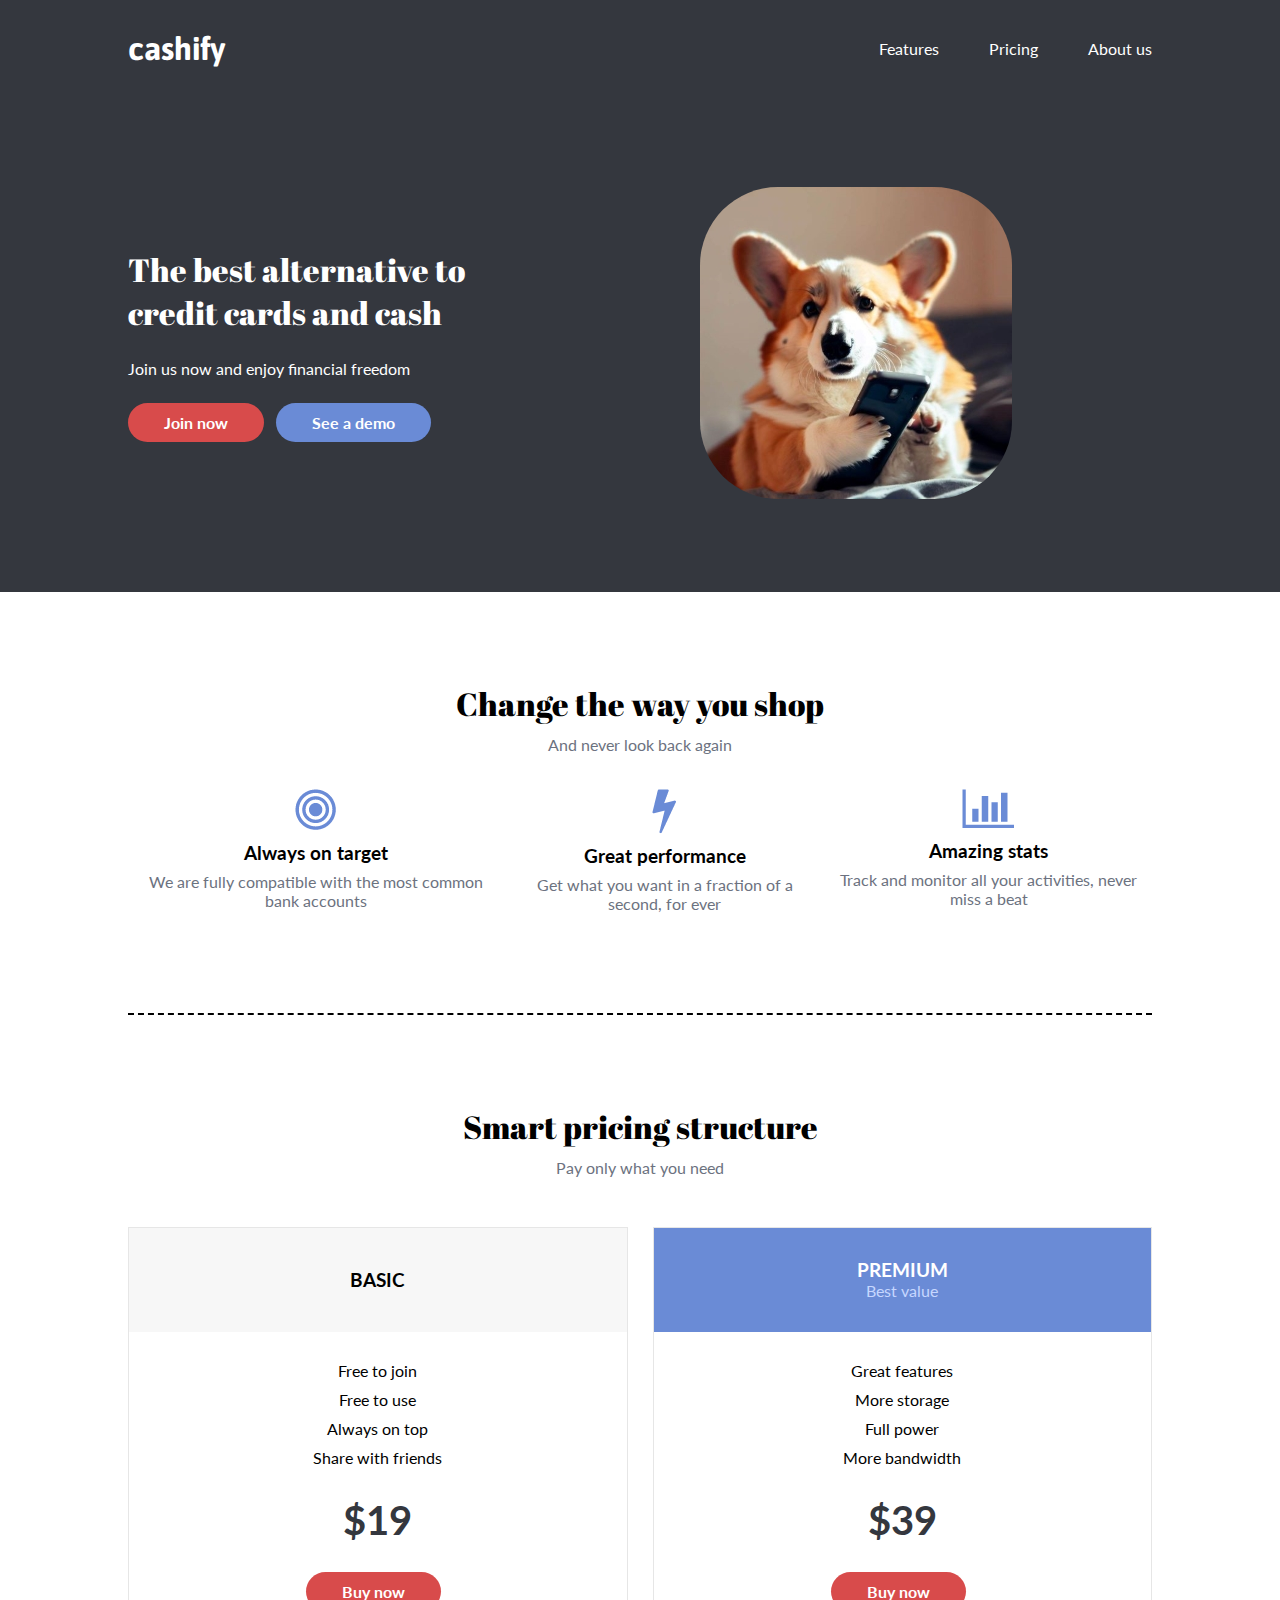
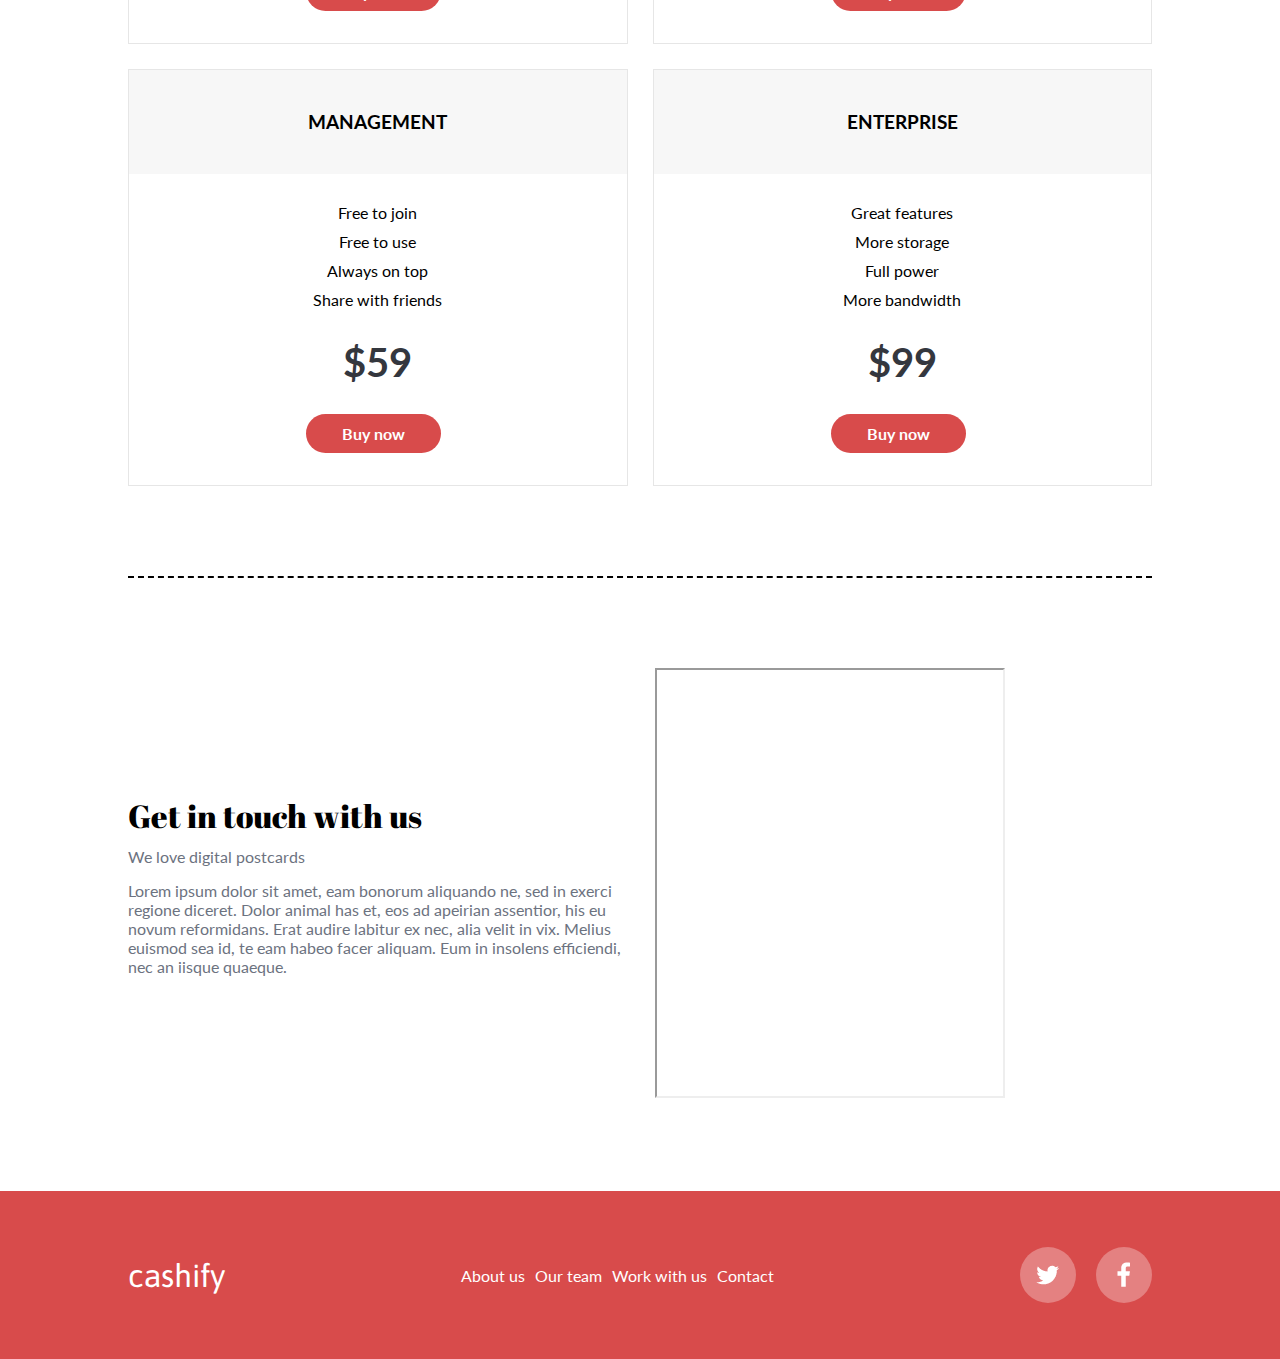
<file: index.html>
<!DOCTYPE html>
<html lang="en">

<head>
  <meta charset="UTF-8" />
  <meta http-equiv="X-UA-Compatible" content="IE=edge" />
  <meta name="viewport" content="width=device-width, initial-scale=1.0" />
  <meta name="robots" content="index, follow" />

  <!-- Open Graph tags  -->
  <meta property="og:title" content="cashify" />
  <meta property="og:description" content="Simple website" />
  <meta property="og:image"
    content="https://martrzeciak.github.io/Optymalizacja-stron-internetowych/img/pageImage.png" />
  <meta property="og:url" content="https://martrzeciak.github.io/Optymalizacja-stron-internetowych/" />
  <meta property="og:type" content="website" />

  <title>cashify</title>
  <link rel="stylesheet" href="style.css" />

  <!-- Google tag (gtag.js) -->
  <script async src="https://www.googletagmanager.com/gtag/js?id=G-HQKTL883D3"></script>
  <script>
    window.dataLayer = window.dataLayer || [];
    function gtag() { dataLayer.push(arguments); }
    gtag('js', new Date());
    gtag('config', 'G-HQKTL883D3');
  </script>

  <!-- Structured data -->
  <script type="application/ld+json">
    {
      "@context": "http://schema.org",
      "@type": "LocalBusiness",
      "name": "cashify",
      "image": "https://martrzeciak.github.io/Optymalizacja-stron-internetowych/img/pageImage.png",
      "address": {
        "@type": "PostalAddress",
        "streetAddress": "123 Main St",
        "addressLocality": "City",
        "addressRegion": "State",
        "postalCode": "12345",
        "addressCountry": "Country"
      },
      "description": "Simple website",
      "telephone": "+1234567890",
      "contactPoint": {
        "@type": "ContactPoint",
        "telephone": "+1234567890",
        "contactType": "customer support"
      }
    }
    </script>
  </script>
</head>

<body>
  <!-- === HEADER === -->
  <header class="header">
    <div class="header__container container row">
      <a href="#">
        <h1>cashify</h1>
      </a>
      <nav class="nav">
        <ul class="nav__list">
          <li class="nav__item">
            <a class="nav__link" href="#">Features</a>
          </li>
          <li class="nav__item"><a class="nav__link" href="#">Pricing</a></li>
          <li class="nav__item">
            <a class="nav__link" href="#">About us</a>
          </li>
        </ul>
      </nav>
    </div>
  </header>

  <!-- === HERO === -->
  <section class="hero">
    <div class="hero__container container">
      <div class="hero__text">
        <h2 class="hero__heading">
          The best alternative to <br />credit cards and cash
        </h2>
        <p class="hero__parag">Join us now and enjoy financial freedom</p>
        <a class="hero__btn btn btn--primary btn--large" href="#">Join now</a>
        <a class="hero__btn btn btn--secondary btn--large" href="#">See a demo</a>
      </div>
      <div class="hero__img" style="padding-left: 60px;">
        <img src="./img/corgi.jpg" alt="iphone" style="border-radius: 25%;" />
      </div>
    </div>
  </section>

  <main>
    <!-- === FEATURES === -->
    <section class="features">
      <div class="container">
        <h2>Change the way you shop</h2>
        <p class="features__parag">And never look back again</p>
        <div class="features__cards-wrapper">
          <div class="features__card">
            <img src="./img/bullseye-icon.png" alt="bullseye" />
            <h3 class="features__cardHeading">Always on target</h3>
            <p>We are fully compatible with the most common bank accounts</p>
          </div>
          <div class="features__card">
            <img src="./img/bolt-icon.png" alt="bolt" />
            <h3 class="features__cardHeading">Great performance</h3>
            <p>Get what you want in a fraction of a second, for ever</p>
          </div>
          <div class="features__card">
            <img src="./img/chart-column-icon.png" alt="chart column" />
            <h3 class="features__cardHeading">Amazing stats</h3>
            <p>Track and monitor all your activities, never miss a beat</p>
          </div>
        </div>
      </div>
    </section>

    <!-- === DIVIDER === -->
    <div class="container">
      <div class="divider"></div>
    </div>

    <!-- === PRICING === -->
    <section class="pricing">
      <div class="container">
        <h2>Smart pricing structure</h2>
        <p class="pricing__parag">Pay only what you need</p>

        <!-- === PRICING CARDS WRAPPER === -->
        <div class="pricing__cards-wrapper">
          <!-- PRICING CARD -->
          <div class="pricing__card">
            <div class="pricing__cardHeading">
              <h3>BASIC</h3>
            </div>
            <div class="pricing__cardContent">
              <ul class="pricing__cardList">
                <li>Free to join</li>
                <li>Free to use</li>
                <li>Always on top</li>
                <li>Share with friends</li>
              </ul>
              <p class="pricing__cardPrice">$19</p>
              <a class="btn btn--primary btn--small" href="#">Buy now</a>
            </div>
          </div>

          <!-- === PRICING CARD === -->
          <div class="pricing__card">
            <div class="pricing__cardHeading pricing__cardHeading--ultimate">
              <h3>PREMIUM</h3>
              <p class="pricing__cardHeadingParag">Best value</p>
            </div>
            <div class="pricing__cardContent">
              <ul class="pricing__cardList">
                <li>Great features</li>
                <li>More storage</li>
                <li>Full power</li>
                <li>More bandwidth</li>
              </ul>
              <p class="pricing__cardPrice">$39</p>
              <a class="btn btn--primary btn--small" href="#">Buy now</a>
            </div>
          </div>

          <!-- === PRICING CARD === -->
          <div class="pricing__card">
            <div class="pricing__cardHeading">
              <h3>MANAGEMENT</h3>
            </div>
            <div class="pricing__cardContent">
              <ul class="pricing__cardList">
                <li>Free to join</li>
                <li>Free to use</li>
                <li>Always on top</li>
                <li>Share with friends</li>
              </ul>
              <p class="pricing__cardPrice">$59</p>
              <a class="btn btn--primary btn--small" href="#">Buy now</a>
            </div>
          </div>

          <!-- === PRICING CARD === -->
          <div class="pricing__card">
            <div class="pricing__cardHeading">
              <h3>ENTERPRISE</h3>
            </div>
            <div class="pricing__cardContent">
              <div class="pricing__cardText">
                <ul class="pricing__cardList">
                  <li>Great features</li>
                  <li>More storage</li>
                  <li>Full power</li>
                  <li>More bandwidth</li>
                </ul>
                <p class="pricing__cardPrice">$99</p>
              </div>
              <a class="btn btn--primary btn--small" href="#">Buy now</a>
            </div>
          </div>
        </div>
      </div>
    </section>
  </main>
  <!-- === DIVIDER === -->
  <div class="container">
    <div class="divider"></div>
  </div>

  <!-- === Contact === -->
  <section class="contact">
    <div class="contact__container container row">
      <div class="contact__col1">
        <h2>Get in touch with us</h2>
        <p class="contact__parag">We love digital postcards</p>
        <p class="contact__text">
          Lorem ipsum dolor sit amet, eam bonorum aliquando ne, sed in exerci
          regione diceret. Dolor animal has et, eos ad apeirian assentior, his
          eu novum reformidans. Erat audire labitur ex nec, alia velit in vix.
          Melius euismod sea id, te eam habeo facer aliquam. Eum in insolens
          efficiendi, nec an iisque quaeque.
        </p>
      </div>
      <div class="contact__col2">

        <!-- Dialog flow -->
        <iframe allow="microphone;" width="350" height="430"
          src="https://console.dialogflow.com/api-client/demo/embedded/bcd6e715-29c0-4491-83dd-992a1066163b">
        </iframe>
        </form>
      </div>
    </div>
  </section>

  <!-- === Footer === -->
  <footer class="footer">
    <div class="footer__container container row">
      <div class="footer__col1">
        <a href="#">
          <h2 class="footer__logo">cashify</h2>
        </a>
      </div>
      <div class="footer__col2">
        <menu class="footer__list">
          <li class="footer__item">
            <a href="#">About us</a>
          </li>
          <li class="footer__item">
            <a href="#">Our team</a>
          </li>
          <li class="footer__item">
            <a href="#">Work with us</a>
          </li>
          <li class="footer__item">
            <a href="#">Contact</a>
          </li>
        </menu>
      </div>
      <div class="footer__col3">
        <a class="footer__icon" href="#">
          <img src="./img/twitter-icon.png" alt="twitter" />
        </a>
        <a class="footer__icon" href="#">
          <img src="./img/facebook-icon.png" alt="facebook" />
        </a>
      </div>
    </div>
  </footer>
</body>

</html>
</file>
<file: style.css>
/* === GENERAL === */

@import url("https://fonts.googleapis.com/css2?family=Abril+Fatface&family=Asap:wght@700&family=Lato:wght@400;700&display=swap");

*,
*::before,
*::after {
  box-sizing: border-box;
  padding: 0;
  margin: 0;
}

:root {
  /* COLORS */
  --primary-color: #d84b4b;
  --secondary-color: #6a8bd6;
  --thrid-color: #34373e;
  --text-color: #6c7280;
  --white-color: #ffffff;

  /* BREAKPOINTS */
  --xs-breakpoint: 0;
  --sm-breakpoint: 576px;
  --md-breakpoint: 768px;
  --lg-breakpoint: 992px;
  --xl-breakpoint: 1200px;
  --xxl-breapoint: 1400px;
  font-size: 10px;
}

body {
  font-size: 1.8rem;
  font-family: "Lato", sans-serif;
}

h1 {
  color: var(--white-color);
  font-family: "Asap", sans-serif;
}

h2 {
  font-size: 4rem;
  font-family: "Abril Fatface", cursive;
  font-weight: 400;
}

h3 {
  font-weight: 700;
}

p {
  color: var(--text-color);
}

a {
  text-decoration: none;
  color: var(--white-color);
}

img {
  max-width: 100%;
}

ul {
  list-style-type: none;
}

.container {
  max-width: 1600px;
  width: 80%;
  margin: 0 auto;
}

.row {
  display: flex;
}

/* === DIVIDER === */

.divider {
  border-bottom: 2px dashed black;
}

/* === BTN === */

.btn {
  display: inline-block;
  border-radius: 32px;
  font-weight: 700;
}

.btn--small {
  padding: 10px 30px;
}

.btn--large {
  padding: 17px 43px;
}

.btn--primary {
  background-color: var(--primary-color);
}

.btn--secondary {
  background-color: var(--secondary-color);
}

/* === HEADER === */

.header {
  padding: 30px 0;
  background-color: var(--thrid-color);
}

.header__container {
  justify-content: space-between;
  align-items: center;
}

.nav__list {
  display: flex;
  align-items: center;
  column-gap: 50px;
}

/* === HERO === */

.hero {
  padding: 90px 0;
  background: linear-gradient(
        to bottom right,
        var(--thrid-color) 50%,
        transparent 50.5%
      )
      no-repeat bottom,
    linear-gradient(0deg, var(--thrid-color), var(--thrid-color)) no-repeat top;
  color: white;
  background-size: 100% 18em, 100% calc(100% - 18em);
}

.hero__container {
  display: grid;
  grid-template-columns: 0.9fr 1fr;
}

.hero__text {
  color: var(--white-color);
}

.hero__heading {
  font-size: 5rem;
}

.hero__parag {
  margin: 25px 0;
  color: var(--white-color);
}

.hero__btn {
  margin-right: 25px;
}

/* === FEATURES === */

.features {
  text-align: center;
  padding-bottom: 90px;
}

.features__parag {
  margin: 10px 50px;
}

.features__cards-wrapper {
  display: flex;
  justify-content: center;
  column-gap: 200px;
}

.features__card {
  padding: 50px;
}

.features__cardHeading {
  margin: 8px 0;
}

/* === PRICING === */

.pricing {
  padding: 90px 0;
  text-align: center;
}

.pricing__parag {
  margin: 10px 50px;
}

.pricing__cards-wrapper {
  display: grid;
  grid-template-columns: 1fr 1fr 1fr 1fr;
  justify-content: center;
  margin-top: 50px;
  column-gap: 50px;
}

.pricing__card {
  border: 1px solid #e6e6e6;
}

.pricing__cardHeading {
  height: 25%;
  background-color: #f7f7f7;
  padding: 35px 0;
  display: flex;
  align-items: center;
  justify-content: center;
  flex-direction: column;
}

.pricing__cardHeading--ultimate {
  background-color: #6a8bd6;
  color: #ffffff;
}

.pricing__card--ultimate {
  box-shadow: rgba(100, 100, 111, 0.2) 0px 7px 29px 0px;
}

.pricing__cardHeadingParag {
  color: #c6d7ff;
}

.pricing__cardContent {
  margin: 25px 0;
}

.pricing__cardList {
  margin: 29px 0;
  display: flex;
  flex-direction: column;
  row-gap: 10px;
}

.pricing__cardPrice {
  font-size: 4rem;
  font-weight: 700;
  color: var(--thrid-color);
  margin: 28px 0;
}

/* === CONTACT === */

.contact {
  padding: 90px 0;
}

.contact__container {
  justify-content: space-between;
}

.contact__col1,
.contact__col2 {
  flex: 1;
}

.contact__col1 {
  display: flex;
  flex-direction: column;
  justify-content: center;
  padding: 0 13em;
}

.contact__parag {
  margin-top: 10px;
  margin-bottom: 40px;
}

.contact__form {
  height: 100%;
  display: flex;
  flex-direction: column;
  padding: 40px;
  background-color: #fafafa;
  row-gap: 20px;
  border: 1px solid #dddddd;
}

.contact__input {
  padding: 20px;
  font-size: 1.6rem;
}

.contact__textarea {
  padding: 20px;
  min-height: 160px;
  font-family: "Lato", sans-serif;
  font-size: 1.6rem;
  resize: none;
}

.contact__input,
.contact__textarea {
  border: 1px solid #dddddd;
}

.contact__input::placeholder,
.contact__textarea::placeholder {
  color: var(--text-color);
}

.contact__btn {
  background-color: #6a8bd6;
  padding: 20px;
  color: var(--white-color);
  font-weight: 600;
  border: none;
}

/* === FOOTER === */

.footer {
  background-color: var(--primary-color);
  padding: 56px 0;
}

.footer__container {
  justify-content: space-between;
  align-items: center;
}

.footer__list {
  display: flex;
  list-style-type: none;
}

.footer__item {
  margin-right: 56px;
}

.footer__logo {
  font-family: "Asap", sans-serif;
}

.footer__col3 {
  display: flex;
  column-gap: 20px;
}

.footer__icon {
  display: flex;
  justify-content: center;
  align-items: center;
  width: 56px;
  height: 56px;
  border-radius: 50%;
  background-color: #e48181;
}

@media (max-width: 768px) {
  /* === GENERAL === */

  body {
    font-size: 1.6rem;
  }

  h1 {
    font-size: 2.2rem;
  }

  h2 {
    font-size: 2rem;
  }

  .btn {
    padding: 8px 34px;
  }

  /* === HEADER === */

  .nav__list {
    column-gap: 8px;
  }

  /* === HERO === */

  .hero {
    background: var(--thrid-color);
    text-align: center;
    padding: 60px 0;
  }

  .hero__container {
    display: flex;
    flex-direction: column-reverse;
  }

  .hero__heading {
    font-size: 2.5rem;
  }

  .hero__btn {
    margin-bottom: 15px;
  }

  /* === FEATURES === */

  .features {
    padding: 90px 0;
  }

  .features__cards-wrapper {
    flex-direction: column;
    row-gap: 25px;
  }

  .features__card {
    padding: 25px;
  }

  /* === PRICING === */

  .pricing__cards-wrapper {
    display: flex;
    flex-direction: column;
    row-gap: 30px;
  }

  .pricing__cardHeading {
    padding: 15px;
  }

  /* === CONTACT === */

  .contact {
    text-align: center;
  }

  .contact__container {
    flex-direction: column;
  }

  .contact__col1 {
    padding: 0;
  }

  .contact__parag {
    margin: 0;
  }

  .contact__text {
    margin: 25px 0;
  }

  .contact__form {
    padding: 20px;
  }

  .contact__input,
  .contact__textarea,
  .contact__btn {
    padding: 10px;
  }

  /* === FOOTER === */

  .footer__container {
    flex-direction: column;
  }

  .footer__col2 {
    margin: 25px 0;
  }

  .footer__list {
    flex-direction: column;
    text-align: center;
  }

  .footer__item {
    margin: 0;
    margin-bottom: 10px;
  }
}

@media (min-width: 769px) and (max-width: 1400px) {
  body {
    font-size: 1.6rem;
  }

  .btn {
    padding: 10px 36px;
    margin: 0;
    margin-right: 8px;
  }

  h2 {
    font-size: 3.2rem;
  }

  /* === HERO === */

  .hero {
    background-color: var(--thrid-color);
  }

  .hero__container {
    grid-template-columns: 1fr 1fr;
    align-items: center;
  }

  .hero__heading {
    font-size: 3.2rem;
  }

  /* === FEATURES === */

  .features {
    padding: 90px 0;
  }

  .features__cards-wrapper {
    column-gap: 0;
    margin-top: 25px;
  }

  .features__card {
    padding: 10px;
  }

  /* === PRICING === */

  .pricing__cards-wrapper {
    grid-template-columns: 1fr 1fr;
    grid-template-rows: 1fr 1fr;
    gap: 25px;
  }

  /* === CONTACT === */

  .contact__container {
    column-gap: 30px;
  }

  .contact__col1 {
    padding: 0;
  }

  .contact__parag {
    margin-bottom: 15px;
  }

  .contact__form {
    padding: 25px;
  }

  .contact__input,
  .contact__textarea {
    padding: 15px;
  }

  /* === FOOTER === */

  .footer__item {
    margin-right: 10px;
  }
}
</file>
